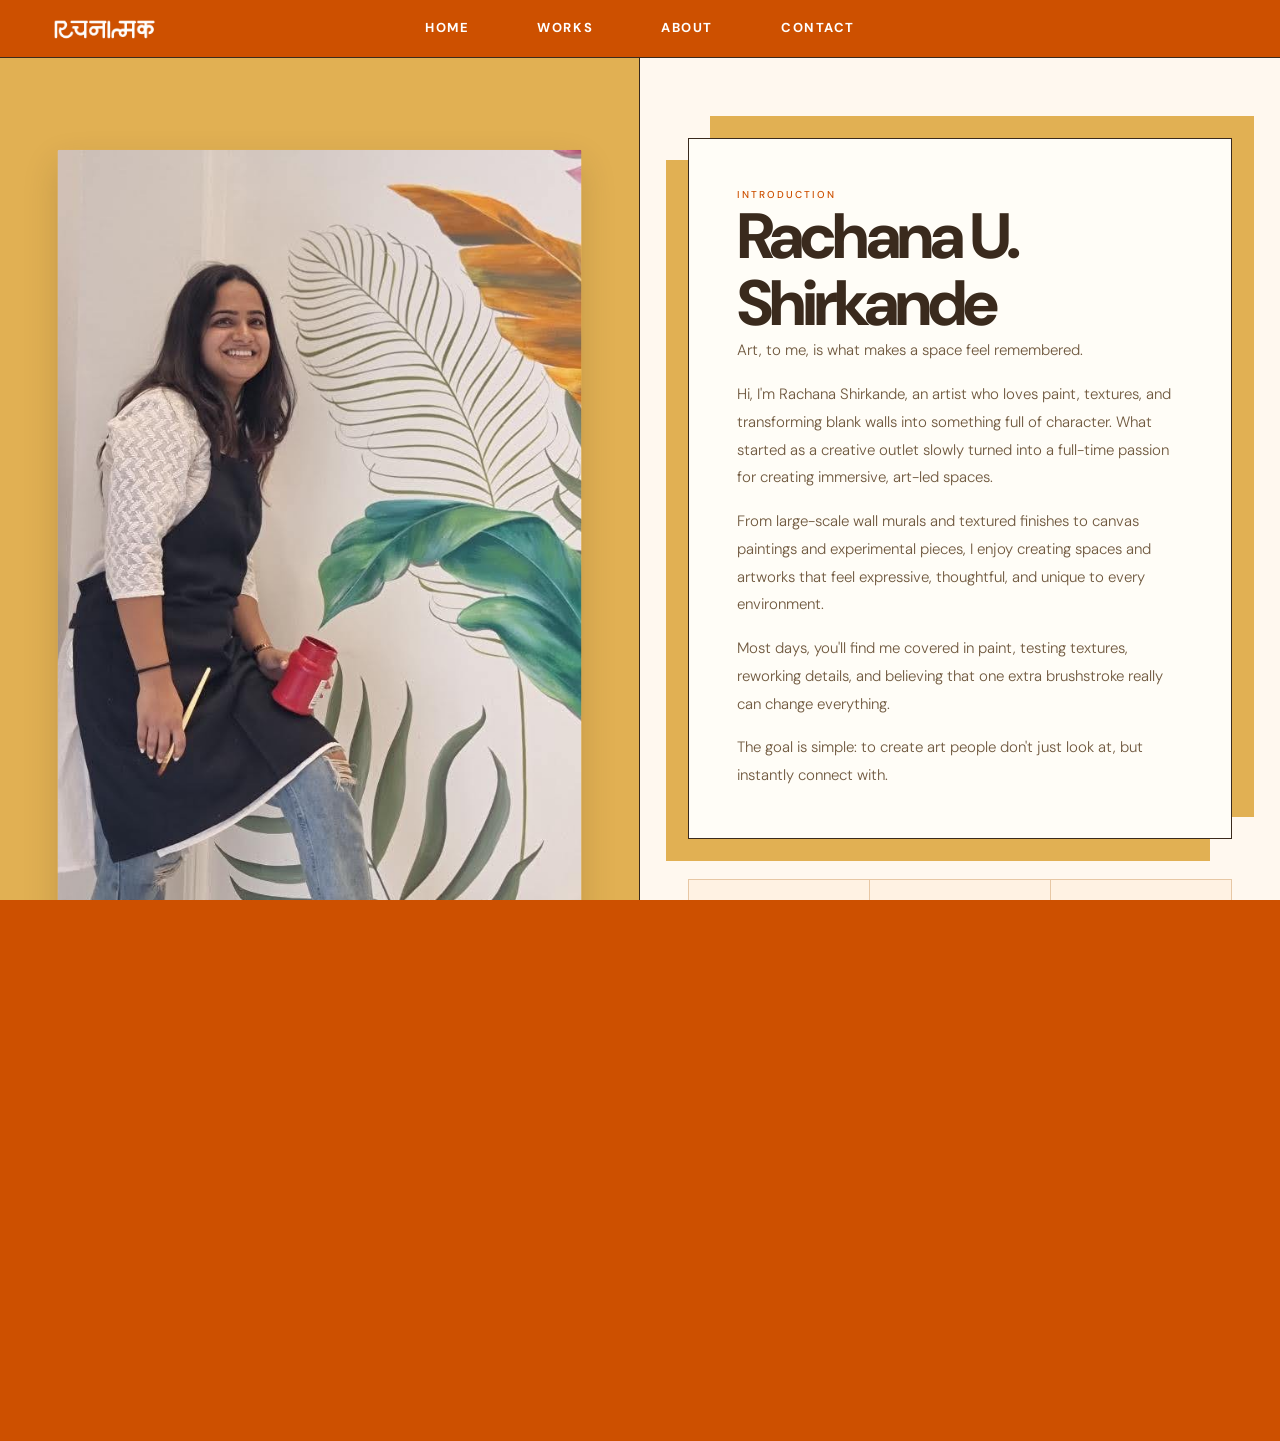
<file: frontend/about.html>
<!DOCTYPE html>
<html lang="en">
<head>
   <link
  rel="stylesheet"
  href="https://cdnjs.cloudflare.com/ajax/libs/font-awesome/6.5.2/css/all.min.css"
/>  
  <meta charset="UTF-8">
  <meta name="viewport" content="width=device-width, initial-scale=1.0">
  <title>About | Rachanatmak</title>
  <link rel="stylesheet" href="./css/styles.css">
</head>
<body>
  <div class="page-transition-overlay"></div>

  <nav class="navbar">
    <div class="navbar-brand">

  <a
    class="navbar-logo"
    href="index.html"
    aria-label="Rachanatmak home"
  >

    <img
      src="./assets/works/logo.png"
      alt="Rachanatmak Logo"
    >

  </a>

  <span class="navbar-right">
    STUDIO · PUNE
  </span>

</div>
    <div class="navbar-links">
      <a href="index.html">Home</a>
      <a href="works.html">Works</a>
      <a href="about.html">About</a>
      <a href="contact.html">Contact</a>
    </div>
    <span class="navbar-right">Studio · Pune</span>
    <button class="navbar-hamburger" type="button" aria-label="Menu" aria-expanded="false">
      <span></span><span></span><span></span>
    </button>
  </nav>

  <div class="navbar-mobile-drawer">
    <a href="index.html">Home</a>
    <a href="works.html">Works</a>
    <a href="about.html">About</a>
    <a href="contact.html">Contact</a>
  </div>

  <main>
    <section class="about-section">
      <div class="about-left reveal">
        <div class="about-artist-image">

  <div class="about-image-container">

    <img
      class="about-image"
      src="./assets/works/artist.JPG"
      alt="Rachana U. Shirkande"
    >

  </div>

</div>
        </div>
      </div>
      <div class="about-right">
        <div class="about-intro-card reveal">
          <p class="about-eyebrow">Introduction</p>
          <h1 class="about-title">Rachana U.<br>Shirkande</h1>
          <div class="about-bio">
            <p>Art, to me, is what makes a space feel remembered.</p>
            <p>Hi, I'm Rachana Shirkande, an artist who loves paint, textures, and transforming blank walls into something full of character. What started as a creative outlet slowly turned into a full-time passion for creating immersive, art-led spaces.</p>
            <p>From large-scale wall murals and textured finishes to canvas paintings and experimental pieces, I enjoy creating spaces and artworks that feel expressive, thoughtful, and unique to every environment.</p>
            <p>Most days, you'll find me covered in paint, testing textures, reworking details, and believing that one extra brushstroke really can change everything.</p>
            <p>The goal is simple: to create art people don't just look at, but instantly connect with.</p>
          </div>
        </div>
        <div class="about-stats reveal">
          <div class="about-stat">
            <span class="about-stat-num">5+</span>
            <span class="about-stat-label">Years</span>
          </div>
          <div class="about-stat">
            <span class="about-stat-num">200+</span>
            <span class="about-stat-label">Projects</span>
          </div>
          <div class="about-stat">
            <span class="about-stat-num">4</span>
            <span class="about-stat-label">Services</span>
          </div>
        </div>
      </div>
    </section>
  </main>

  <footer class="footer">
    <div class="footer-bg"></div>
    <svg class="footer-botanical" viewBox="0 0 200 400" fill="none" xmlns="http://www.w3.org/2000/svg" aria-hidden="true">
      <path d="M100 380 C100 300 60 260 80 180 C100 100 140 80 100 20" stroke="white" stroke-width="1.5"/>
      <path d="M80 180 C60 160 20 155 10 130" stroke="white"/>
      <path d="M80 220 C55 205 15 210 5 185" stroke="white"/>
      <path d="M90 150 C115 130 145 135 155 110" stroke="white"/>
      <path d="M95 260 C120 245 150 250 160 225" stroke="white"/>
      <ellipse cx="10" cy="125" rx="12" ry="8" stroke="white" stroke-width="0.8"/>
      <ellipse cx="5" cy="180" rx="10" ry="7" stroke="white" stroke-width="0.8"/>
      <ellipse cx="155" cy="105" rx="11" ry="7" stroke="white" stroke-width="0.8"/>
      <ellipse cx="160" cy="220" rx="12" ry="8" stroke="white" stroke-width="0.8"/>
    </svg>
    <div class="footer-inner">
      <div class="footer-top">
        <div class="footer-logo-block">
          <div class="footer-logo">

  <img
    src="./assets/works/logo.png"
    alt="Rachanatmak Logo"
  >

</div>
          <p class="footer-tagline">Studio · Pune</p>
          <div class="footer-services-list">
          </div>
        </div>
        <div class="footer-col">
          <h4>Contact</h4>
          <address>
            Rachana U. Shirkande<br>
            <a href="tel:+918275223989">+91 82752 23989</a><br>
            <a href="mailto:rachanashirkande28@gmail.com">rachanashirkande28@gmail.com</a>
          </address>
          <div class="footer-socials">

  <a
    href="https://instagram.com/rachanashirkande?igshid=YmMyMTA2M2Y="
    target="_blank"
    aria-label="Instagram"
  >
    <i class="fab fa-instagram"></i>
  </a>

  <a
    href="https://www.facebook.com/rachna.s.3979?mibextid=LQQJ4d"
    target="_blank"
    aria-label="Facebook"
  >
    <i class="fab fa-facebook-f"></i>
  </a>

</div>
        </div>
        <div class="footer-col">
          <h4>Navigate</h4>
          <nav class="footer-nav-links">
            <a href="index.html">Home</a>
            <a href="works.html">Works</a>
            <a href="about.html">About</a>
          </nav>
        </div>
      </div>
      <div class="footer-bottom">
        <span>© 2026 Rachanatmak. All rights reserved.</span>
        <span>Pune, India</span>
      </div>
    </div>
  </footer>

  <script src="js/main.js"></script>
</body>
</html>
</file>
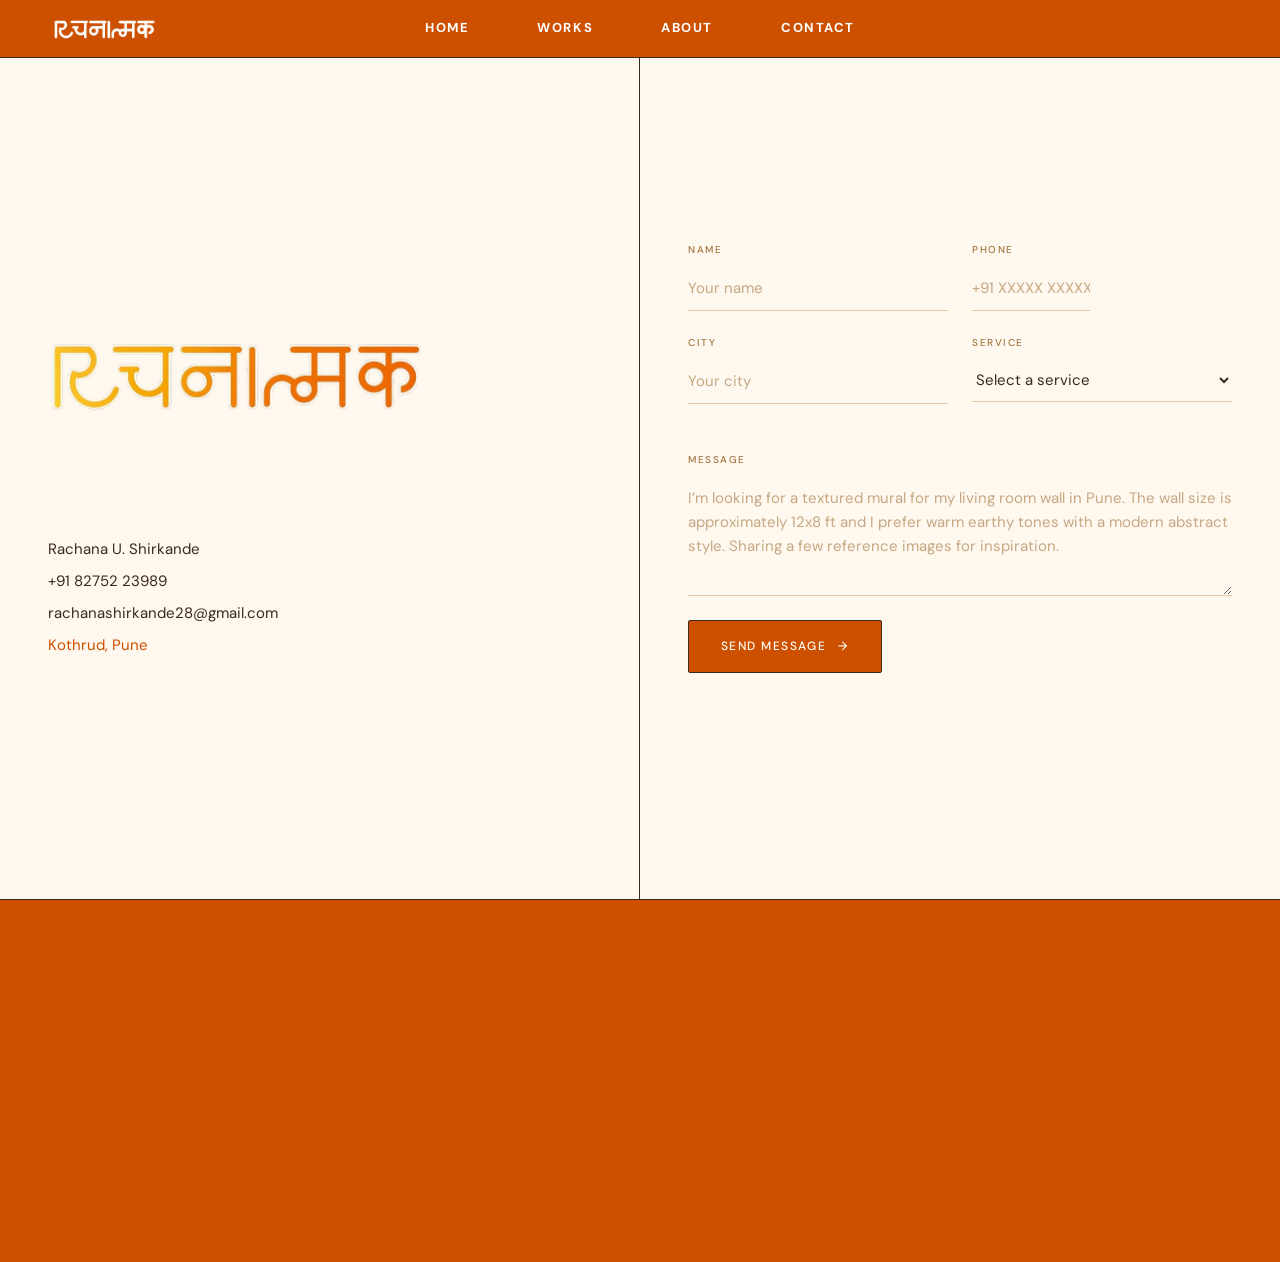
<file: frontend/contact.html>
<!DOCTYPE html>
<html lang="en">
<head>
   <link
  rel="stylesheet"
  href="https://cdnjs.cloudflare.com/ajax/libs/font-awesome/6.5.2/css/all.min.css"
/>
  <meta charset="UTF-8">
  <meta name="viewport" content="width=device-width, initial-scale=1.0">
  <title>Contact | Rachanatmak</title>
  <link rel="stylesheet" href="./css/styles.css">
</head>
<body>
  <div class="page-transition-overlay"></div>

  <nav class="navbar">
    <div class="navbar-brand">

  <a
    class="navbar-logo"
    href="index.html"
    aria-label="Rachanatmak home"
  >

    <img
      src="./assets/works/logo.png"
      alt="Rachanatmak Logo"
    >

  </a>

  <span class="navbar-right">
    STUDIO · PUNE
  </span>

</div>
    <div class="navbar-links">
      <a href="index.html">Home</a>
      <a href="works.html">Works</a>
      <a href="about.html">About</a>
      <a href="contact.html">Contact</a>
    </div>
    <span class="navbar-right">Studio · Pune</span>
    <button class="navbar-hamburger" type="button" aria-label="Menu" aria-expanded="false">
      <span></span><span></span><span></span>
    </button>
  </nav>

  <div class="navbar-mobile-drawer">
    <a href="index.html">Home</a>
    <a href="works.html">Works</a>
    <a href="about.html">About</a>
    <a href="contact.html">Contact</a>
  </div>

  <main>
    <section class="contact-section">
  <div class="contact-left">

  <h1 class="contact-heading reveal"></h1>
  <div class="contact-logo-large reveal">

  <img
    src="./assets/works/orange-logo.png"
    alt="Rachanatmak Logo"
  >

</div>

  <div class="contact-info reveal">

    <div class="contact-info-item">
      <span class="contact-info-value">
        Rachana U. Shirkande
      </span>
    </div>

    <div class="contact-info-item">
      <span class="contact-info-value">
        <a href="tel:+918275223989">
          +91 82752 23989
        </a>
      </span>
    </div>

    <div class="contact-info-item">
      <span class="contact-info-value">
        <a href="mailto:rachanashirkande28@gmail.com">
          rachanashirkande28@gmail.com
        </a>
        
  </div>
  
        <div class="contact-info-value location-text">
  Kothrud, Pune
</div>
      </span>
    </div>

  </div>

  </div>

</div>

      <div class="contact-right">
        <form class="contact-form reveal" data-contact-form>
          <div class="form-row">
            <div class="form-group">
              <label class="form-label" for="name">Name</label>
              <input class="form-input" id="name" name="name" type="text" placeholder="Your name" autocomplete="name" required>
            </div>
          <div class="form-row">
            <div class="form-group">
              <label class="form-label" for="phone">Phone</label>
              <input class="form-input" id="phone" name="phone" type="tel" placeholder="+91 XXXXX XXXXX" autocomplete="tel">
            </div>
          </div>

            <div class="form-group">
  <label class="form-label" for="city">City</label>

  <input
    class="form-input"
    id="city"
    name="city"
    type="text"
    placeholder="Your city"
  >
</div>
            <div class="form-group">
              <label class="form-label" for="service">Service</label>
              <select class="form-select" id="service" name="service" data-service-select>
                <option value="">Select a service</option>
                <option value="wall-murals">Wall Murals</option>
                <option value="wardrobe-art">Wardrobe Art</option>
                <option value="textured-arts">Textured Art</option>
                <option value="canvas-paintings">Canvas Painting</option>
              </select>
            </div>
          </div>
          <div class="form-group" id="canvas-size-group" style="display:none;">
            <label class="form-label" for="canvas-size">Canvas Size</label>
            <select class="form-select" id="canvas-size" name="canvas-size">
              <option value="">Select canvas size</option>
              <option value="small">Small (8x10)</option>
              <option value="medium">Medium (12x16)</option>
              <option value="large">Large (18x24)</option>
              <option value="extra-large">Extra Large (24x36)</option>
              <option value="custom">Custom Size</option>
            </select>
          </div>
          <div class="form-group">
</div>
          <div class="form-group">
            <label class="form-label" for="message">Message</label>
            <textarea class="form-textarea" id="message" name="message" placeholder="I’m looking for a textured mural for my living room wall in Pune. The wall size is approximately 12x8 ft and I prefer warm earthy tones with a modern abstract style. Sharing a few reference images for inspiration." required></textarea>
          </div>
          <button class="form-submit" type="submit">Send Message <span>→</span></button>
          <p class="form-submit-status" data-contact-status></p>
        </form>
      </div>
    </section>
  </main>

  <footer class="footer">
    <div class="footer-bg"></div>
    <svg class="footer-botanical" viewBox="0 0 200 400" fill="none" xmlns="http://www.w3.org/2000/svg" aria-hidden="true">
      <path d="M100 380 C100 300 60 260 80 180 C100 100 140 80 100 20" stroke="white" stroke-width="1.5"/>
      <path d="M80 180 C60 160 20 155 10 130" stroke="white"/>
      <path d="M80 220 C55 205 15 210 5 185" stroke="white"/>
      <path d="M90 150 C115 130 145 135 155 110" stroke="white"/>
      <path d="M95 260 C120 245 150 250 160 225" stroke="white"/>
      <ellipse cx="10" cy="125" rx="12" ry="8" stroke="white" stroke-width="0.8"/>
      <ellipse cx="5" cy="180" rx="10" ry="7" stroke="white" stroke-width="0.8"/>
      <ellipse cx="155" cy="105" rx="11" ry="7" stroke="white" stroke-width="0.8"/>
      <ellipse cx="160" cy="220" rx="12" ry="8" stroke="white" stroke-width="0.8"/>
    </svg>
    <div class="footer-inner">
      <div class="footer-top">
        <div class="footer-logo-block">

  <div class="footer-logo">

    <img
      src="./assets/works/logo.png"
      alt="Rachanatmak Logo"
    >

  </div>

          <p class="footer-tagline">Studio · Pune</p>
          <div class="footer-services-list">
          </div>
        </div>
        <div class="footer-col">
          <h4>Contact</h4>
          <address>
            Rachana U. Shirkande<br>
            <a href="tel:+918275223989">+91 82752 23989</a><br>
            <a href="mailto:rachanashirkande28@gmail.com">rachanashirkande28@gmail.com</a>
          </address>
          <div class="footer-socials">

  <a
    href="https://instagram.com/rachanashirkande?igshid=YmMyMTA2M2Y="
    target="_blank"
    aria-label="Instagram"
  >
    <i class="fab fa-instagram"></i>
  </a>

  <a
    href="https://www.facebook.com/rachna.s.3979?mibextid=LQQJ4d"
    target="_blank"
    aria-label="Facebook"
  >
    <i class="fab fa-facebook-f"></i>
  </a>

</div>
        </div>
        <div class="footer-col">
          <h4>Navigate</h4>
          <nav class="footer-nav-links">
            <a href="index.html">Home</a>
            <a href="works.html">Works</a>
            <a href="about.html">About</a>
          </nav>
        </div>
      </div>
      <div class="footer-bottom">
        <span>© 2026 Rachanatmak. All rights reserved.</span>
        <span>Pune, India</span>
      </div>
    </div>
  </footer>

  <script src="js/main.js"></script>
  <script src="js/contact.js"></script>
</body>
</html>
</file>
<file: frontend/css/styles.css>
/* ============================================================
   RACHANATMAK — Design System v2
   Studio Feixen-inspired: minimal, grid, bold, premium
   ============================================================ */

@import url("https://fonts.googleapis.com/css2?family=Cormorant+Garamond:wght@300;400;600&family=DM+Sans:opsz,wght@9..40,300;9..40,400;9..40,500;9..40,700&family=Noto+Sans+Devanagari:wght@700;800;900&display=swap");

:root {
    --summer-sun: #E1B053;
    --oranges: #CD6200;
    --sand: #E3D6AD;
    --sky-blue: #93C3DB;
    --blood-orange: #CD5000;
  --bg: #fff8ef;
  --bg-alt: #f6d3ad;
  --bg-card: #fff2e3;
  --black: #3a2a1d;
  --gray-dark: #6f583e;
  --gray-mid: #a2763f;
  --gray-light: #e7c7a4;
  --accent: #df8246;
  --accent-warm: #f1aaa2;
  --sky: #aecce7;
  --gold: #a76c09;
  --white: #fffdf7;
  --nav-h: 58px;
  --ease: cubic-bezier(0.25, 0.46, 0.45, 0.94);
  --ease-out: cubic-bezier(0.16, 1, 0.3, 1);
  --font-display: "Cormorant Garamond", "Noto Serif Devanagari", Georgia, serif;
  --font-body: "DM Sans", system-ui, sans-serif;
  --font-devanagari: "Noto Sans Devanagari", "Mangal", sans-serif;
}

*,
*::before,
*::after {
  box-sizing: border-box;
  margin: 0;
  padding: 0;
}

html {
  scroll-behavior: smooth;
}

body {
  background: var(--bg);
  color: var(--black);
  font-family: var(--font-body);
  line-height: 1.6;
  overflow-x: hidden;
  -webkit-font-smoothing: antialiased;
}

img {
  display: block;
  max-width: 100%;
}

a {
  color: inherit;
  text-decoration: none;
}

button,
input,
textarea,
select {
  font: inherit;
}

button {
  background: none;
  border: 0;
  cursor: pointer;
}

main {
  padding-top: var(--nav-h);
}

.page-transition-overlay {
  position: fixed;
  inset: 0;
  z-index: 9999;
  background: var(--blood-orange);
  pointer-events: none;
  transform: translateY(100%);
  will-change: transform;
}

.page-transition-overlay.page-enter {
  animation: pt-enter 0.55s var(--ease-out) forwards;
}

.page-transition-overlay.page-exit {
  animation: pt-exit 0.55s var(--ease-out) forwards;
}

@keyframes pt-enter {
  from { transform: translateY(100%); }
  to { transform: translateY(0); }
}

@keyframes pt-exit {
  from { transform: translateY(0); }
  to { transform: translateY(-100%); }
}

/* ============================================================
   NAVBAR
   ============================================================ */

.navbar,
.site-nav {
  position: fixed;
  top: 0;
  right: 0;
  left: 0;
  z-index: 200;
  height: var(--nav-h);
  display: flex;
  align-items: center;
  justify-content: flex-start;
  padding: 0 36px;
  background: var(--blood-orange);
  border-bottom: 1.5px solid var(--black);
  backdrop-filter: blur(16px);
  transition: box-shadow 0.3s, background 0.3s;
}

.navbar.scrolled,
.site-nav.scrolled,
.site-nav.has-shadow {
  background: var(--blood-orange);
  box-shadow: 0 2px 24px rgba(122, 74, 20, 0.1);
}

/* ============================================================
   CLEAN NAVBAR LOGO
   ============================================================ */

.logo,
.footer-logo,
.hero-title {
  color: var(--bg);
  font-family: var(--font-devanagari);
  font-weight: 900;
  letter-spacing: -0.1em;
  line-height: 1;
}

.navbar-brand {
  display: flex;
  flex-direction: column;
  align-items: flex-start;
  gap: 2px;
}
.navbar-brand {
  flex-shrink: 0;
}

.navbar-logo {
  display: flex;
  align-items: center;
  text-decoration: none;

  transform: none !important;
  animation: none !important;
  transition: none !important;
  filter: none !important;
}

.navbar-logo img {
  width: 130px;
  height: auto;
  display: block;
  object-fit: contain;

  transform: none !important;
  animation: none !important;
  transition: none !important;
  filter: none !important;
  box-shadow: none !important;
}

.navbar-right {
  color: rgba(255,255,255,0.9);
  font-family: var(--font-body);
  font-size: 10px;
  font-weight: 600;
  letter-spacing: 0.14em;
  margin-left: 10px;
  text-transform: uppercase;
}

.navbar-links,
.nav-links {
  position: absolute;
  left: 50%;
  transform: translateX(-50%);

  display: flex;
  align-items: center;
  gap: 20px;
}
/* ============================================================
   CONTACT LARGE LOGO
   ============================================================ */

.contact-logo-large {
  width: 100%;
  display: flex;
  justify-content: flex-start;
  margin-left: -52px;
  margin-bottom: 80px;
}

.contact-logo-large img {
  width: min(520px, 90%);
  height: auto;
  display: block;
  object-fit: contain;
}
/* ============================================================
   PREMIUM OVERLAP NAV HOVER
============================================================ */

.navbar-links a,
.nav-links a {

  position: relative;

  display: inline-flex;

  align-items: center;

  justify-content: center;

  padding: 14px 24px;

  color: #ffffff;

  font-size: 13px;

  font-weight: 700;

  letter-spacing: 0.12em;

  text-transform: uppercase;

  overflow: hidden;

  transition:
    color 0.35s ease,
    transform 0.35s ease;

  z-index: 1;
}

/* OVERLAP BLOCK */

.navbar-links a::before,
.nav-links a::before {

  content: "";

  position: absolute;

  inset: 0;

  background: #E1B053;

  transform: scaleY(0);

  transform-origin: bottom;

  transition:
    transform 0.35s cubic-bezier(.4,2,.6,1);

  z-index: -1;
}

/* HOVER EFFECT */

.navbar-links a:hover,
.nav-links a:hover {

  color: var(--blood-orange);

  transform: translateY(-2px);
}

/* SHOW BLOCK */

.navbar-links a:hover::before,
.nav-links a:hover::before {

  transform: scaleY(1);
}

@keyframes nav-link-pop {
  0%   { transform: scale(1) rotate(0); }
  60%  { transform: scale(1.18) rotate(-3deg); }
  100% { transform: scale(1.12) rotate(-2deg); }
}

.navbar-right {
  margin-left: auto;
  color: rgba(255,255,255,0.5);
  font-size: 11px;
  font-weight: 500;
  letter-spacing: 0.1em;
  text-transform: uppercase;
  display: none;
}

.navbar-hamburger {
  display: none;
  flex-direction: column;
  gap: 5px;
  margin-left: auto;
  padding: 4px;
}

.navbar-hamburger span {
  display: block;
  width: 24px;
  height: 1.5px;
  background: #fff;
  transition: transform 0.3s, opacity 0.3s;
}

.navbar-hamburger.open span:nth-child(1) {
  transform: translateY(6.5px) rotate(45deg);
}

.navbar-hamburger.open span:nth-child(2) {
  opacity: 0;
}

.navbar-hamburger.open span:nth-child(3) {
  transform: translateY(-6.5px) rotate(-45deg);
}

.navbar-mobile-drawer {
  position: fixed;
  top: var(--nav-h);
  right: 0;
  left: 0;
  z-index: 190;
  display: flex;
  flex-direction: column;
  gap: 24px;
  padding: 32px 36px;
  background: var(--blood-orange);
  border-bottom: 1.5px solid var(--black);
  opacity: 0;
  pointer-events: none;
  transform: translateY(-10px);
  transition: transform 0.3s var(--ease), opacity 0.3s;
}

.navbar-mobile-drawer.open {
  opacity: 1;
  pointer-events: auto;
  transform: translateY(0);
}


@media (max-width: 768px) {

  .work-section-top {
    display: flex;
    flex-direction: column;
    min-height: auto;
    padding: 20px;
    gap: 16px;
  }

  .section-bg-video {
    position: relative !important;
    inset: auto !important;

    width: 100%;
    height: 250px;

    object-fit: cover;
    transform: none;
  }

  .insight-card {
    position: relative;
    z-index: 2;

    width: 100%;
    max-width: none;

    background: #fff;
    color: #111;

    backdrop-filter: none;
    -webkit-backdrop-filter: none;
  }

  .insight-card,
  .insight-card *,
  .insight-card li,
  .insight-card li strong {
    color: #111 !important;}
  }
  .navbar-mobile-drawer a {
  color: #fff !important;
  font-size: 15px;
  font-weight: 600;
  letter-spacing: 0.1em;
  text-transform: uppercase;
  transition: color 0.2s, text-shadow 0.3s;
}
 

.navbar-mobile-drawer a:hover {
  color: var(--sky-blue) !important;
  text-shadow: 0 2px 16px var(--sky-blue), 0 0 2px #fff;
}

/* ============================================================
   HERO — left panel SAND, right panel warm illustrated canvas
   ============================================================ */

.hero {
  min-height: calc(100vh - var(--nav-h));
  display: grid;
  grid-template-columns: 0.85fr 1.5fr;
  overflow: hidden;
  border-bottom: 1.5px solid var(--black);
}

/* ── UPDATED: soft gradient left panel ── */
.hero-left,
.hero-copy {

  position: relative;

  overflow: hidden;

  background: var(--bg);
  flex-direction: column;
  justify-content: center;
  gap: 28px;
  padding: 80px 48px 80px 36px;
  border-right: 1.5px solid var(--black);
}
.hero-logo img{
  width: 700px;
  max-width: 100%;
  display: block;
  transform: translate(-55px, -90px);
}
.hero-bg-video {

    position: absolute;

    inset: 0;

    width: 100%;
    height: 100%;

    object-fit: cover;

    opacity: 0.45;

    z-index: 0;

    pointer-events: none;
}

.hero-eyebrow,
.hero-title,
.hero-desc,
.hero-services,
.hero-cta {

    position: relative;
      position: relative;

  top: -90px;

    z-index: 2;
}
.hero-eyebrow,
.eyebrow {
  color: var(--gray-dark);
  font-size: 10px;
  font-weight: 500;
  letter-spacing: 0.22em;
  text-transform: uppercase;
}

.hero-title,
.brand-mark {
  display: block;
  color: var(--blood-orange);
  font-family: var(--font-devanagari);
  font-size: clamp(62px, 8vw, 116px);
  font-weight: 900;
  letter-spacing: -0.12em;
  line-height: 0.95;
  -webkit-text-stroke: 1.8px var(--black);
  text-shadow: 3px 3px 0 var(--accent), 6px 6px 0 var(--sky);
}

.hero-desc,
.hero-text {
  max-width: 420px;
  color: var(--gray-dark);
  font-size: 15px;
  font-weight: 300;
  line-height: 1.7;
}

/* Service tags — dark outlined on sand */
.hero-services {
  display: flex;
  flex-wrap: wrap;
  gap: 8px;
}

.hero-services span {
  border: 1px solid rgba(58, 42, 29, 0.3);
  border-radius: 2px;
  color: var(--gray-dark);
  font-size: 10px;
  letter-spacing: 0.12em;
  padding: 7px 16px;
  text-transform: uppercase;
  transition: border-color 0.25s, color 0.25s, background 0.25s, text-shadow 0.25s;
}

.hero-services span:hover {
  background: rgba(147, 195, 219, 0.18);
  border-color: var(--sky-blue);
  color: var(--sky-blue);
  text-shadow: 0 2px 12px var(--sky-blue);
}

/* CTA link — dark on sand, sky-blue hover */
.hero-cta a {
  display: inline-flex;
  align-items: center;
  gap: 10px;
  width: fit-content;
  border-bottom: 1px solid rgba(58, 42, 29, 0.4);
  color: var(--black);
  font-size: 12px;
  font-weight: 500;
  letter-spacing: 0.1em;
  padding-bottom: 4px;
  text-transform: uppercase;
  transition: gap 0.3s var(--ease), border-color 0.25s, color 0.25s, text-shadow 0.25s;
}

.hero-cta a:hover {
  gap: 18px;
  border-color: var(--sky-blue);
  color: var(--sky-blue);
  text-shadow: 0 2px 16px var(--sky-blue), 0 0 2px #fff;
}

.hero-right,
.hero-panel {
  min-height: 60vh;
  position: relative;
  display: flex;
  align-items: center;
  justify-content: center;
  overflow: hidden;
  background:
    radial-gradient(circle at 18% 18%, rgba(241, 170, 162, 0.32), transparent 24%),
    radial-gradient(circle at 84% 76%, rgba(174, 204, 231, 0.36), transparent 28%),
    linear-gradient(135deg, #fffaf2 0%, #f8d9bb 100%);
}
.hero {
  min-height: calc(100vh - var(--nav-h));
  display: grid;
  grid-template-columns: 42% 58%;
  border-bottom: 1.5px solid var(--black);
}

.hero-left {
  border-right: 1.5px solid var(--black);
  position: relative;
  z-index: 2;
}

.hero-right {
  padding: 0px;
  display: flex;
  align-items: center;
  justify-content: center;
  overflow: hidden;
}

.hero-video-wall {
  width: 100%;
  max-width: 1100px;

  height: 100%;
  display: grid;

  grid-template-columns: repeat(4, 1fr);

  gap: 6px;

  margin: 0;
}

.hero-video-wall video {
  width: 100%;
  height: 100%;

  object-fit: cover;

  display: block;

  border-radius: 3px;
}
.hero-video-wall video {
  filter:
    sepia(0.15)
    saturate(0.9)
    brightness(1.02)
    contrast(0.95);
}


/* ============================================================
   SECTION HEADINGS & PAGE HEADS
   ============================================================ */

.section-heading,
.section-title,
.page-title {
  color: var(--black);
  font-family: var(--font-body);
  font-size: clamp(48px, 7vw, 88px);
  font-weight: 800;
  letter-spacing: -0.07em;
  line-height: 1;
}

.section-heading {
  padding: 0;
  text-align: left;
}

main > .section-heading {
  padding: 72px 36px 22px;
}

.works-page-intro {
  max-width: 560px;
  padding: 0 36px 42px;
  color: var(--gray-dark);
  font-size: 15px;
  font-weight: 300;
  line-height: 1.75;
}

.section-head,
.page-head {
  display: flex;
  align-items: end;
  justify-content: space-between;
  gap: 24px;
  padding: 64px 36px 52px;
  background: var(--bg);
}

.featured-head {
  padding-top: 54px;
  padding-bottom: 38px;
}

.text-link {
  color: var(--gray-dark);
  font-size: 12px;
  font-weight: 500;
  letter-spacing: 0.1em;
  text-transform: uppercase;
  transition: color 0.2s, text-shadow 0.2s;
}

.text-link:hover {
  color: var(--sky-blue);
  text-shadow: 0 2px 12px var(--sky-blue);
}

/* ============================================================
   WORKS / FILTER BAR
   ============================================================ */

.works-filter-bar,
.filter-bar {
  display: flex;
  align-items: center;
  gap: 6px;
  overflow-x: auto;
  padding: 14px 36px;
  background: var(--bg);
  border-top: 1px solid var(--gray-light);
  border-bottom: 1px solid var(--gray-light);
  scrollbar-width: none;
}

.filter-bar::-webkit-scrollbar,
.works-filter-bar::-webkit-scrollbar {
  display: none;
}

.filter-btn {
  border: 1px solid transparent;
  border-radius: 2px;
  color: #2B2118;
  font-size: 11px;
  font-weight: 500;
  letter-spacing: 0.1em;
  padding: 7px 18px;
  text-transform: uppercase;
  transition: color 0.2s, border-color 0.2s, background 0.2s, text-shadow 0.2s;
  white-space: nowrap;
}

.filter-btn:hover {
  border-color: #2B2118;
  background: #fbd569;
  color: #2B2118;
  text-shadow: none;
}

.filter-btn.active,
.filter-btn.is-active {
  background: #fbd569;
  border-color: #2B2118;
  color: #2B2118;
  text-shadow: none;
  box-shadow: none;
}

/* ============================================================
   WORKS GRID
   ============================================================ */

.works-grid {
  display: grid;
  grid-template-columns: repeat(4, 1fr);
  border-top: 1px solid var(--gray-light);
  background: var(--bg);
}

body[data-page="works"] .works-grid {
  display: block;
  border-top: 1px solid var(--gray-light);
  background: var(--bg);
}

.work-category-section {
  border-bottom: 1.5px solid var(--black);
  background: var(--bg);
}

.work-category-section.is-hidden {
  display: none;
}

.work-section-top {

  display: flex;

  flex-direction: column;

  align-items: flex-start;

  gap: 40px;

  padding: 40px 36px;
}
.work-section-top {
  position: relative;
  min-height: 420px;
  overflow: hidden;

  display: flex;
  align-items: center;
  justify-content: center;
}

.section-bg-video {
  position: absolute;

  inset: 0;

  width: 100%;
  height: 100%;


  object-fit: cover;

  z-index: 0;
}
 .canvas-paintings .section-bg-video {
    object-position: center 40%;
}
.wardrobes .section-bg-video {
    object-position: center 40%;
}
   
.work-section-top {
  display: grid;
  grid-template-columns: 420px 1fr;
  gap: 32px;
  align-items: start;
}

.category-video-wrap {
  width: 100%;
  min-height: 380px;
  overflow: hidden;
  border: 1.5px solid var(--black);
}

.category-video-wrap video {
  width: 100%;
  height: 100%;
  object-fit: cover;
  display: block;
}
@media (max-width: 768px) {
  .work-section-top {
    grid-template-columns: 1fr;
  }

  .category-video-wrap {
    min-height: 260px;
  }
}

.work-section-title-block {

  position: relative;

  display: flex;

  flex-direction: column;

  gap: 24px;

  align-self: start;

  min-height: auto;

  overflow: visible;
}
/* =========================================================
   WORK SECTION ABSTRACT DOODLES
   ========================================================= */

.work-section-title-block::before {

  content: "";

  position: absolute;

  width: 220px;

  height: 220px;

  left: -40px;

  top: 120px;

  opacity: 0.16;

  background:
    radial-gradient(circle at center,
      rgba(205,98,0,0.28) 0%,
      rgba(205,98,0,0.28) 60%,
      transparent 62%);

  border-radius: 44% 56% 60% 40% / 50% 42% 58% 50%;

  filter: blur(2px);

  z-index: 0;
}

.work-section-title-block::after {

  content: "";

  position: absolute;

  width: 180px;

  height: 180px;

  left: 180px;

  bottom: 20px;

  opacity: 0.18;

  background:
    linear-gradient(
      180deg,
      transparent 0%,
      transparent 25%,
      rgba(147,195,219,0.8) 25%,
      rgba(147,195,219,0.8) 38%,
      transparent 38%,
      transparent 55%,
      rgba(147,195,219,0.8) 55%,
      rgba(147,195,219,0.8) 68%,
      transparent 68%
    );

  border-radius: 28px;

  transform: rotate(-12deg);

  z-index: 0;
}

/* KEEP TEXT ABOVE DOODLES */

.work-section-title-block > * {

  position: relative;

  z-index: 2;
}

.work-section-title {
  position: relative;
  z-index: 2;
  max-width: 680px;
  color: var(--black);
  font-family: var(--font-body);
  font-size: clamp(42px, 6vw, 84px);
  font-weight: 800;
  letter-spacing: -0.06em;
  line-height: 0.95;
}

.work-section-grid {
  display: grid;
  grid-template-columns: repeat(4, 1fr);
  border-top: 1px solid var(--gray-light);
}

.work-card,
.work-item {
  position: relative;
  aspect-ratio: 3 / 4;
  overflow: hidden;
  background: var(--bg-card);
  border-right: 1px solid var(--gray-light);
  border-bottom: 1px solid var(--gray-light);
  cursor: pointer;
  transition: opacity 0.35s, transform 0.35s;
}

.work-card:focus-visible,
.work-item:focus-visible {
  outline: 3px solid var(--sky-blue);
  outline-offset: -8px;
}

.work-card:nth-child(4n),
.work-item:nth-child(4n) {
  border-right: none;
}

.work-card img,
.work-media,
.work-media img {
  width: 100%;
  height: 100%;
}

.work-media {
  overflow: hidden;
}

.work-card img,
.work-media img {
  object-fit: cover;
  transition: transform 0.75s var(--ease);
  will-change: transform;
}

.work-card:hover img,
.work-item:hover .work-media img {
  transform: scale(1.07);
}

.work-card-overlay,
.work-info {
  position: absolute;
  inset: 0;
  display: flex;
  flex-direction: column;
  justify-content: flex-end;
  padding: 22px;
  background: linear-gradient(to top, rgba(58, 42, 29, 0.86), rgba(122, 74, 20, 0.36) 40%, transparent 70%);
  opacity: 0;
  transition: opacity 0.4s var(--ease);
}

.work-card:hover .work-card-overlay,
.work-item:hover .work-info {
  opacity: 1;
}

.work-card-title,
.work-title {
  color: var(--white);
  font-family: var(--font-display);
  font-size: 22px;
  font-weight: 300;
  line-height: 1.15;
  transform: translateY(10px);
  transition: transform 0.45s var(--ease-out);
}

.work-card:hover .work-card-title,
.work-item:hover .work-title {
  transform: translateY(0);
}

.work-card-cat,
.work-meta {
  color: var(--sky-blue);
  font-size: 10px;
  font-weight: 500;
  letter-spacing: 0.14em;
  margin-top: 6px;
  text-transform: uppercase;
  transform: translateY(10px);
  transition: transform 0.45s 0.06s var(--ease-out);
}

.work-card:hover .work-card-cat,
.work-item:hover .work-meta {
  transform: translateY(0);
}

.work-card-arrow {
  position: absolute;
  top: 18px;
  right: 18px;
  width: 36px;
  height: 36px;
  display: flex;
  align-items: center;
  justify-content: center;
  border-radius: 50%;
  background: rgba(147, 195, 219, 0.25);
  color: white;
  opacity: 0;
  transform: scale(0.7);
  transition: opacity 0.35s, transform 0.35s var(--ease-out);
  backdrop-filter: blur(4px);
}

.work-card-arrow:focus-visible {
  outline: 2px solid var(--sky-blue);
  outline-offset: 3px;
}

.work-card:hover .work-card-arrow,
.work-item:hover .work-card-arrow {
  opacity: 1;
  transform: scale(1);
}

.filtered-out {
  opacity: 0.18;
  pointer-events: none;
  transform: scale(0.97);
}

.empty-state {
  grid-column: 1 / -1;
  padding: 58px 36px;
  color: var(--gray-mid);
  background: var(--bg);
}

/* ============================================================
   LIGHTBOX
   ============================================================ */

.lightbox-open {
  overflow: hidden;
}

.work-lightbox {
  position: fixed;
  inset: 0;
  z-index: 10000;
  display: grid;
  place-items: center;
  padding: 28px;
  opacity: 0;
  pointer-events: none;
  transition: opacity 0.22s var(--ease);
}

.work-lightbox.open {
  opacity: 1;
  pointer-events: auto;
}

.work-lightbox-backdrop {
  position: absolute;
  inset: 0;
  background: rgba(58, 42, 29, 0.78);
  backdrop-filter: blur(12px);
}

.work-lightbox-panel {
  position: relative;
  z-index: 1;
  display: grid;
  gap: 14px;
  width: min(96vw, 1180px);
  max-height: 92vh;
  margin: 0;
  padding: 16px;
  background: var(--bg);
  border: 1.5px solid var(--black);
  box-shadow:
    -14px 14px 0 var(--sky),
    0 28px 80px rgba(58, 42, 29, 0.34);
  transform: translateY(12px) scale(0.98);
  transition: transform 0.22s var(--ease-out);
}

.work-lightbox.open .work-lightbox-panel {
  transform: translateY(0) scale(1);
}

.work-lightbox-image {
  width: 100%;
  max-height: calc(92vh - 104px);
  object-fit: contain;
  background:
    linear-gradient(135deg, rgba(246, 211, 173, 0.5), rgba(174, 204, 231, 0.38)),
    var(--white);
}

.work-lightbox-close {
  position: absolute;
  top: -18px;
  right: -18px;
  z-index: 2;
  width: 44px;
  height: 44px;
  display: grid;
  place-items: center;
  border: 1.5px solid var(--black);
  border-radius: 50%;
  background: var(--accent-warm);
  color: var(--black);
  font-size: 28px;
  line-height: 1;
  box-shadow: 0 10px 24px rgba(58, 42, 29, 0.24);
}

.work-lightbox-close:focus-visible {
  outline: 3px solid var(--sky-blue);
  outline-offset: 3px;
}

.work-lightbox-caption {
  display: flex;
  align-items: center;
  justify-content: space-between;
  gap: 14px;
  color: var(--black);
  font-size: 14px;
}

.work-lightbox-caption span {
  font-family: var(--font-display);
  font-size: clamp(24px, 3vw, 38px);
  line-height: 1;
}

.work-lightbox-caption small {
  color: var(--sky-blue);
  font-size: 10px;
  font-weight: 500;
  letter-spacing: 0.16em;
  text-transform: uppercase;
}

/* ============================================================
   REVEAL
   ============================================================ */

.reveal,
[data-reveal] {
  opacity: 0;
  transform: translateY(28px);
  transition: opacity 0.75s var(--ease-out), transform 0.75s var(--ease-out);
}

.reveal.visible,
[data-reveal].is-visible {
  opacity: 1;
  transform: translateY(0);
}

/* ============================================================
   ABOUT & CONTACT SECTIONS
   ============================================================ */

.about-section,
.about-grid,
.contact-section,
.contact-grid {
  display: grid;
  grid-template-columns: 1fr 1fr;
  min-height: calc(100vh - var(--nav-h));
  border-bottom: 1.5px solid var(--black);
}

.about-left,
.about-portrait {
  min-height: 60vh;
  position: relative;
  display: grid;
  place-items: end start;
  overflow: hidden;
  padding: 36px;
  background: var(--bg-alt);
  border-right: 1.5px solid var(--black);
}

.about-left {
  padding: 54px 36px 76px;
  place-items: center;
  background: #e1b053;
}

.about-portrait {
  width: min(100%, 560px);
  min-height: 620px;
  isolation: isolate;
  padding: 42px;
  background: var(--blood-orange);
  border: 1.5px solid var(--black);
  overflow: visible;
}

.about-portrait::before,
.about-portrait::after {
  content: "";
  position: absolute;
  z-index: -1;
  border: 1.5px solid var(--black);
}

.about-portrait::before {
  top: 34px;
  right: -26px;
  width: 72%;
  height: 54%;
  background:
    repeating-linear-gradient(135deg, rgba(255, 255, 255, 0.24) 0 2px, transparent 2px 14px),
    var(--sky);
}

.about-portrait::after {
  right: 24px;
  bottom: -28px;
  width: 64%;
  height: 36%;
  background:
    radial-gradient(circle at 82% 20%, rgba(255, 255, 255, 0.36), transparent 22%),
    var(--sky-blue);
}

.about-left img {
  width: 100%;
  height: 100%;
  object-fit: cover;
}

.about-portrait span {
  position: relative;
  z-index: 4;
  max-width: 360px;
  color: var(--white);
  font-family: var(--font-display);
  font-size: clamp(42px, 6vw, 84px);
  font-weight: 300;
  line-height: 0.9;
  text-shadow: 0 2px 18px rgba(58, 42, 29, 0.26);
}

.about-picture-stack {
  position: absolute;
  inset: 0;
  pointer-events: none;
  display: none;
}

.about-artist-image {
  position: absolute;
  inset: 0;
  width: 100%;
  height: 100%;
  pointer-events: none;
  overflow: hidden;
}

.about-image-container {
  position: relative;
  width: 100%;
  height: 100%;
  display: flex;
  align-items: center;
  justify-content: center;
}

.about-image-bg {
  position: absolute;
  inset: 0;

  background-image:
    url("../assets/works/abstract-bg.jpg");

  background-size: cover;
  background-position: center;
  background-repeat: no-repeat;

  opacity: 0;
  filter: none;

  z-index: 0;
}

.about-image {

  width: 100%;

  height: 100%;

  object-fit: cover;

  display: block;

  position: relative;

  z-index: 2;

  transform: scale(0.82);

  border-radius: 2px;

  box-shadow: 0 18px 42px rgba(58, 42, 29, 0.18);
}

.about-picture-card {
  position: absolute;
  border: 12px solid var(--white);
  box-shadow: 0 22px 44px rgba(58, 42, 29, 0.22);
}

.picture-card-one {
  top: 88px;
  right: -42px;
  width: 46%;
  aspect-ratio: 0.82;
  background:
    radial-gradient(circle at 50% 28%, #fffdf7 0 9%, transparent 10%),
    linear-gradient(180deg, #f8dfcd 0 34%, #f1aaa2 34% 64%, #aecce7 64%);
  transform: rotate(4deg);
}

.picture-card-two {
  right: 34px;
  bottom: 62px;
  width: 52%;
  aspect-ratio: 1.1;
  background:
    linear-gradient(135deg, rgba(58, 42, 29, 0.08) 25%, transparent 25% 50%, rgba(58, 42, 29, 0.08) 50% 75%, transparent 75%),
    var(--bg);
  background-size: 28px 28px;
  transform: rotate(-3deg);
}

.picture-card-three {
  bottom: 140px;
  left: -24px;
  width: 42%;
  aspect-ratio: 1;
  background:
    radial-gradient(circle at 28% 36%, #df8246 0 13%, transparent 14%),
    radial-gradient(circle at 68% 64%, #aecce7 0 16%, transparent 17%),
    var(--bg-alt);
  transform: rotate(-7deg);
}

.about-right,
.about-copy,
.contact-left,
.contact-copy,
.contact-right {
  display: flex;
  flex-direction: column;
  justify-content: center;
  gap: 32px;
  padding: 80px 48px;
  background: var(--bg);
}

.about-intro-card {
  position: relative;
  width: min(100%, 650px);
  padding: clamp(28px, 4vw, 48px);
  background: var(--white);
  border: 1.5px solid var(--black);
 box-shadow:
  -22px 22px 0 #e1b053,
  22px -22px 0 #e1b053;
}

.about-intro-card::before {
  display: none;
}

.about-eyebrow,
.contact-info-label {
  color: var(--blood-orange);
  font-size: 10px;
  font-weight: 500;
  letter-spacing: 0.2em;
  text-transform: uppercase;
}

.about-title,
.contact-heading,
.large-copy {
  color: var(--black);
  font-family: var(--font-body);
  font-size: clamp(40px, 5vw, 70px);
  font-weight: 800;
  letter-spacing: -0.06em;
  line-height: 1.05;
}

.about-bio,
.body-copy {
  max-width: 520px;
  color: var(--gray-dark);
  font-size: 15px;
  font-weight: 300;
  line-height: 1.85;
}

.about-bio {
  display: grid;
  gap: 16px;
  max-width: 100%;
}

.about-stats {
  display: grid;
  grid-template-columns: repeat(3, 1fr);
  gap: 1px;
  margin-top: 8px;
  background: var(--gray-light);
  border: 1px solid var(--gray-light);
  max-width: 650px;
  transform: translateX(24px);
}

.about-stat {
  display: flex;
  flex-direction: column;
  gap: 4px;
  padding: 20px 16px;
  background: var(--bg-card);
}

.about-stat-num {
  color: var(--gold);
  font-family: var(--font-display);
  font-size: 36px;
  font-weight: 300;
}

.about-stat-label {
  color: var(--gray-mid);
  font-size: 10px;
  letter-spacing: 0.12em;
  text-transform: uppercase;
}

/* ============================================================
   WORK INSIGHTS SECTION
   ============================================================ */

.work-insights-section {
  position: relative;
  overflow: hidden;
  padding-bottom: 88px;
  border-bottom: 1.5px solid var(--black);
  background: var(--bg);
}

.work-insights-section::before {
  display: none;
}

.work-insights-grid {
  position: relative;
  z-index: 1;
  display: grid;
  grid-template-columns: repeat(3, minmax(0, 1fr));
  gap: 0;
  padding: 22px 36px 0;
}

.insight-card {
  position: relative;
  min-height: 0;
  padding: clamp(30px, 3vw, 48px);

  background: rgba(20,20,20,0.25);

  backdrop-filter: blur(20px);
  -webkit-backdrop-filter: blur(20px);

  border: 1px solid rgba(255,255,255,0.15);

  color: #fff;

  box-shadow:
    0 8px 32px rgba(0,0,0,0.25);
}

/* REMOVE STICKY NOTE WHITE BOX */

.insight-card::before {
  display: none;
}

/* CLEAN STRAIGHT CARDS */

.insight-card-murals {
  position: relative;
  z-index: 3;
  max-width: 700px;
  min-height: 50px;
  background: rgba(255, 255, 255, 0.08);

  backdrop-filter: blur(20px);
  -webkit-backdrop-filter: blur(20px);

  border: 1px solid rgba(255,255,255,0.18);

  box-shadow:
    0 8px 32px rgba(0,0,0,0.25);

  color: #fff;

  transform: none;
}

.insight-card-murals .insight-kicker {
  color: #fff;
}

.insight-card-murals li {
  color: rgba(255,255,255,0.88);
}

.insight-Canvas-Paintings {
  position: relative;
  z-index: 3;
  min-height: 100px;

  background: rgba(255, 255, 255, 0.08);

  backdrop-filter: blur(20px);
  -webkit-backdrop-filter: blur(20px);

  border: 1px solid rgba(255,255,255,0.18);

  box-shadow:
    0 8px 32px rgba(0,0,0,0.25);

  color: #fff;

  transform: none;
}

.insight-card-texture {
  position: relative;
  z-index: 3;

  background: rgba(255, 255, 255, 0.08);

  backdrop-filter: blur(20px);
  -webkit-backdrop-filter: blur(20px);

  border: 1px solid rgba(255,255,255,0.18);

  box-shadow:
    0 8px 32px rgba(0,0,0,0.25);

  color: #fff;

  transform: none;
}

.insight-card-wardrobes {
  position: relative;
  z-index: 3;

  background: rgba(255, 255, 255, 0.08);

  backdrop-filter: blur(20px);
  -webkit-backdrop-filter: blur(20px);

  border: 1px solid rgba(255,255,255,0.18);

  box-shadow:
    0 8px 32px rgba(0,0,0,0.25);

  color: #fff;

  transform: none;
}

.insight-kicker {
  display: block;
  max-width: 240px;
  margin-bottom: 24px;
  font-family: var(--font-display);
  font-size: clamp(32px, 4vw, 52px);
  line-height: 0.95;
}

.insight-card ul {
  display: grid;
  gap: 16px;
  padding-left: 0;
  list-style: none;
}

.insight-card li {
  display: grid;
  gap: 4px;
  color: rgba(255,255,255,0.9);
  font-size: 14px;
  line-height: 1.55;
}

.insight-card li strong {
  color: #fff;
  font-size: 12px;
  letter-spacing: 0.12em;
  text-transform: uppercase;
}

.insight-card li span {
  display: block;
}

.insight-card-murals li strong,
.insight-card-murals li {
  color: rgba(255,255,255,0.9);
}
/* REMOVE TITLE STROKE ANIMATIONS */

.work-section-title-block::before,
.work-section-title-block::after {
  display: none !important;
}
/* ============================================================
   CONTACT PAGE
   ============================================================ */

.contact-left {
  border-right: 1.5px solid var(--black);
  position: relative;
}

.contact-info,
.contact-services-list {
  display: flex;
  flex-direction: column;
  gap: -8px;
}
.contact-left {
  position: relative;
}


.contact-info-item {
  display: flex;
  flex-direction: column;
  gap: 4px;
  padding-bottom: 8px;
  border-bottom: none;
}

.contact-info-value {
  color: var(--black);
  font-size: 15px;
}
.location-text {
  color: #CD5000;
}

.contact-info-value a {
  transition: color 0.2s, text-shadow 0.2s;
}

.contact-info-value a:hover {
  color: var(--sky-blue);
  text-shadow: 0 2px 12px var(--sky-blue);
}

.contact-service-item {
  display: flex;
  align-items: center;
  gap: 14px;
  color: var(--gray-dark);
  font-size: 14px;
  transition: color 0.2s, transform 0.2s;
}

.contact-service-item:hover {
  color: var(--sky-blue);
  transform: translateX(4px);
}

.contact-service-item::before {
  content: "";
  width: 24px;
  height: 1px;
  flex-shrink: 0;
  background: var(--sky-blue);
}

/* ============================================================
   FORMS
   ============================================================ */

.contact-form,
.admin-card {
  display: flex;
  flex-direction: column;
  gap: 24px;
}

.form-row {
  display: grid;
  grid-template-columns: 1fr 1fr;
  gap: 24px;
}

.form-group,
.field {
  display: flex;
  flex-direction: column;
  gap: 8px;
}

.form-label,
.field span {
  color: var(--gray-mid);
  font-size: 10px;
  font-weight: 500;
  letter-spacing: 0.15em;
  text-transform: uppercase;
}

.form-input,
.form-textarea,
.form-select,
input,
textarea,
select {
  width: 100%;
  padding: 10px 0;
  background: transparent;
  border: 0;
  border-bottom: 1px solid var(--gray-light);
  border-radius: 0;
  color: var(--black);
  font-size: 15px;
  outline: none;
  transition: border-color 0.3s;
}

.form-input::placeholder,
.form-textarea::placeholder,
input::placeholder,
textarea::placeholder {
  color: rgba(162, 118, 63, 0.62);
}

.form-input:focus,
.form-textarea:focus,
.form-select:focus,
input:focus,
textarea:focus,
select:focus {
  border-color: var(--sky-blue);
}

.form-textarea,
textarea {
  min-height: 120px;
  resize: vertical;
}

.form-submit,
.button {
  align-self: flex-start;
  display: inline-flex;
  align-items: center;
  gap: 12px;
  padding: 16px 32px;
  border: 1.5px solid var(--black);
  border-radius: 2px;
  background: var(--blood-orange);
  color: var(--white);
  cursor: pointer;
  font-size: 12px;
  font-weight: 500;
  letter-spacing: 0.12em;
  text-transform: uppercase;
  transition: background 0.3s, color 0.3s, gap 0.3s var(--ease), text-shadow 0.3s;
}

.form-submit:hover,
.button:hover {
  gap: 20px;
  background: transparent;
  color: var(--sky-blue);
  text-shadow: 0 2px 12px var(--sky-blue);
}

.form-submit-status,
.form-status {
  min-height: 18px;
  color: var(--sky-blue);
  font-size: 12px;
  letter-spacing: 0.06em;
}

/* ============================================================
   FOOTER
   ============================================================ */

.footer,
.site-footer {
  position: relative;
  overflow: hidden;
  border-top: 1.5px solid var(--black);
  background: var(--blood-orange);
  color: #fff;
}

.footer::before,
.site-footer::before {
  content: "";
  position: absolute;
  inset: 0;
  z-index: 0;
  background:
    radial-gradient(ellipse 70% 60% at 15% 80%, rgba(174, 204, 231, 0.14), transparent 60%),
    radial-gradient(ellipse 50% 50% at 85% 20%, rgba(174, 204, 231, 0.10), transparent 55%),
    linear-gradient(rgba(255, 255, 255, 0.04) 1px, transparent 1px),
    linear-gradient(90deg, rgba(255, 255, 255, 0.04) 1px, transparent 1px);
  background-size: auto, auto, 40px 40px, 40px 40px;
  pointer-events: none;
}

.footer-botanical {
  position: absolute;
  right: 5%;
  bottom: 0;
  z-index: 1;
  width: clamp(180px, 22vw, 300px);
  opacity: 0.07;
  pointer-events: none;
}

.footer-inner {
  position: relative;
  z-index: 2;
  padding: 72px 36px 48px;
}

.footer-top {
  display: grid;
  grid-template-columns: 1.4fr 1fr 1fr;
  gap: 48px;
}

.footer-brand,
.footer-contact,
.footer-side,
.footer-logo-block,
.footer-col {
  position: relative;
  z-index: 2;
}

.footer-logo {
  display: block;
  margin-bottom: 16px;
  color: #fff;
  font-family: var(--font-devanagari);
  font-size: 44px;
  font-weight: 900;
  letter-spacing: -0.1em;
  line-height: 1;
  -webkit-text-stroke: 1px rgba(58, 42, 29, 0.5);
  paint-order: stroke fill;
  text-shadow: 2px 2px 0 var(--accent), 4px 4px 0 var(--sky);
  transition: text-shadow 0.3s var(--ease);
}
.footer-logo-block {
  display: flex;
  flex-direction: column;
  align-items: flex-start;
}

.footer-logo {
  width: 300px;
  margin-left: -36px;
  margin-bottom: 16px;
}

.footer-logo img {
  width: 100%;
  height: auto;
  display: block;
  object-fit: contain;

  transform: none !important;
  animation: none !important;
  transition: none !important;
  filter: none !important;
  box-shadow: none !important;
}

.footer-tagline {
  margin: 0;
  padding-left: 6px;
  color: rgba(255,255,255,0.85);
  font-size: 12px;
  font-weight: 500;
  letter-spacing: 0.18em;
  text-transform: uppercase;
}
.footer-logo:hover {
  text-shadow: 3px 3px 0 var(--accent), 6px 6px 0 var(--sky-blue);
}

.footer-tagline {
  margin-bottom: 28px;
  color: rgba(255, 255, 255, 0.62);
  font-size: 11px;
  letter-spacing: 0.16em;
  text-transform: uppercase;
}

.footer-kicker,
.footer-col h4 {
  color: var(--sky-blue);
  font-size: 9px;
  font-weight: 500;
  letter-spacing: 0.2em;
  margin-bottom: 12px;
  text-transform: uppercase;
}

.footer-services-list {
  display: flex;
  flex-direction: column;
  gap: 10px;
}

.footer-services-list span {
  align-items: center;
  display: flex;
  color: rgba(255, 255, 255, 0.78);
  font-size: 12px;
  letter-spacing: 0.08em;
  text-transform: uppercase;
  transition: color 0.2s, text-shadow 0.3s, transform 0.2s;
}

.footer-services-list span:hover {
  color: var(--sky-blue);
  text-shadow: 0 2px 16px var(--sky-blue), 0 0 2px #fff;
  transform: translateX(4px);
}

.footer-services-list span::before {
  content: "";
  width: 16px;
  height: 1px;
  margin-right: 10px;
  flex-shrink: 0;
  background: var(--sky-blue);
}

.footer-contact {
  display: flex;
  flex-direction: column;
  gap: 10px;
}

.footer-contact a {
  color: rgba(255, 255, 255, 0.78);
  font-size: 14px;
  line-height: 2;
  transition: color 0.2s, text-shadow 0.3s, transform 0.2s;
}

.footer-contact a:hover {
  color: var(--sky-blue);
  text-shadow: 0 2px 16px var(--sky-blue), 0 0 2px #fff;
  animation: footer-link-pop 0.32s cubic-bezier(.4,2,.6,1) 1;
  transform: translateX(4px);
}

.footer-side {
  display: flex;
  align-items: flex-start;
  gap: 28px;
}

.footer-meta {
  max-width: 240px;
  color: rgba(255, 255, 255, 0.42);
  font-size: 12px;
  line-height: 1.7;
}
.footer-socials {

  display: flex;

  gap: 18px;

  margin-top: 0px;
}

.footer-socials a {

  color: #ffffff;

  font-size: 22px;

  transition: all 0.3s ease;
}

.footer-socials a:hover {

  color: #E3D6AD;

  transform: translateY(-3px);
}
.footer-nav,
.footer-nav-links {
  display: flex;
  flex-direction: column;
  gap: 6px;
}

.footer-nav a,
.footer-nav-links a {
  color: rgba(255, 255, 255, 0.62);
  display: inline-flex;
  align-items: center;
  font-size: 14px;
  line-height: 2;
  transition: color 0.2s, text-shadow 0.3s, transform 0.2s;
}

.footer-nav a:hover,
.footer-nav-links a:hover {
  color: var(--sky-blue);
  text-shadow: 0 2px 16px var(--sky-blue), 0 0 2px #fff;
  animation: footer-link-pop 0.32s cubic-bezier(.4,2,.6,1) 1;
  transform: translateX(4px);
}

@keyframes footer-link-pop {
  0%   { transform: translateX(0); }
  60%  { transform: translateX(7px); }
  100% { transform: translateX(4px); }
}

.qr-card {
  display: none;
}

.footer-bottom {
  display: flex;
  justify-content: space-between;
  gap: 16px;
  margin-top: 56px;
  padding-top: 28px;
  border-top: 1px solid rgba(255, 255, 255, 0.14);
  color: rgba(255, 255, 255, 0.32);
  font-size: 11px;
  letter-spacing: 0.06em;
}

/* ============================================================
   ADMIN
   ============================================================ */

.admin-shell {
  min-height: 100vh;
  padding: 90px 28px 28px;
  background: var(--bg);
}

.admin-top {
  display: flex;
  align-items: center;
  justify-content: space-between;
  gap: 20px;
  margin-bottom: 28px;
}

.admin-title {
  font-family: var(--font-display);
  font-size: clamp(44px, 8vw, 112px);
  font-weight: 300;
  letter-spacing: -0.04em;
  line-height: 0.9;
}

.admin-layout {
  display: grid;
  grid-template-columns: minmax(300px, 420px) 1fr;
  gap: 24px;
  align-items: start;
}

.admin-card {
  padding: 28px;
  background: var(--bg-alt);
  border: 1px solid var(--gray-light);
}

.admin-work-list {
  display: grid;
  grid-template-columns: repeat(3, 1fr);
  gap: 14px;
}

.admin-work {
  overflow: hidden;
  background: var(--bg-alt);
  border: 1px solid var(--gray-light);
}

.admin-work img {
  width: 100%;
  aspect-ratio: 1;
  object-fit: cover;
}

.admin-work-body {
  display: grid;
  gap: 8px;
  padding: 12px;
}

.delete-btn {
  border: 1px solid #b73e2d;
  color: #b73e2d;
  font-size: 13px;
  padding: 9px 10px;
}

/* ============================================================
   KEYFRAMES
   ============================================================ */

@keyframes fade-up {
  from { opacity: 0; transform: translateY(22px); }
  to { opacity: 1; transform: translateY(0); }
}

@keyframes blob-drift {
  0%   { transform: translate(0, 0) scale(1); }
  33%  { transform: translate(3%, -4%) scale(1.04); }
  66%  { transform: translate(-4%, 3%) scale(0.97); }
  100% { transform: translate(2%, 2%) scale(1.02); }
}

@keyframes float-text {
  0%, 100% { transform: translateY(0); }
  50%       { transform: translateY(-10px); }
}

@keyframes orbit {
  from { transform: rotate(0deg) translateX(80px) rotate(0deg); }
  to   { transform: rotate(360deg) translateX(80px) rotate(-360deg); }
}

@keyframes floating-canvas {
  0%, 100% {
    transform: perspective(900px) rotateX(var(--tilt-x, 0deg)) rotateY(var(--tilt-y, 0deg)) translateY(0);
  }
  50% {
    transform: perspective(900px) rotateX(var(--tilt-x, 0deg)) rotateY(var(--tilt-y, 0deg)) translateY(-16px);
  }
}




/* ============================================================
   RESPONSIVE
   ============================================================ */

@media (max-width: 1100px) {
  .works-grid,
  .work-section-grid {
    grid-template-columns: repeat(3, 1fr);
  }

  .work-section-top {
    grid-template-columns: 1fr;
  }

  .work-insights-grid {
    grid-template-columns: 1fr;
    gap: 24px;
  }

  .insight-card,
  .insight-card-canvas,
  .insight-card-texture {
    margin-left: 0;
    min-height: auto;
    transform: none;
  }

  .work-card:nth-child(4n),
  .work-item:nth-child(4n) {
    border-right: 1px solid var(--gray-light);
  }

  .work-card:nth-child(3n),
  .work-item:nth-child(3n) {
    border-right: none;
  }
}

@media (max-width: 900px) {
  .hero,
  .about-section,
  .about-grid,
  .contact-section,
  .contact-grid {
    grid-template-columns: 1fr;
  }

  .hero-left,
  .hero-copy,
  .about-left,
  .contact-left {
    border-right: 0;
    border-bottom: 1.5px solid var(--black);
  }

  .about-portrait {
    border-right: 1.5px solid var(--black);
  }

  .hero-right,
  .hero-panel {
    min-height: 55vw;
  }

  .art-in-motion-card,
  .signature-card {
    width: min(88%, 620px);
    min-height: 440px;
  }

  .footer-top {
    grid-template-columns: 1fr 1fr;
  }
}

@media (max-width: 768px) {
  .navbar-links,
  .nav-links,
  .navbar-right {
    display: none;
  }

  .navbar-hamburger {
    display: flex;
  }

  .works-grid,
  .work-section-grid {
    grid-template-columns: repeat(2, 1fr);
  }

  .work-card:nth-child(3n),
  .work-item:nth-child(3n) {
    border-right: 1px solid var(--gray-light);
  }

  .work-card:nth-child(2n),
  .work-item:nth-child(2n) {
    border-right: none;
  }

  .footer-top,
  .footer-bottom {
    grid-template-columns: 1fr;
  }

  .footer-bottom {
    display: flex;
    flex-direction: column;
  }

  .about-stats,
  .form-row,
  .admin-layout {
    grid-template-columns: 1fr;
  }

  .about-stats {
    transform: none;
  }
}

@media (max-width: 480px) {
  .navbar,
  .site-nav {
    padding: 0 22px;
  }

  .hero-left,
  .hero-copy,
  .about-right,
  .about-copy,
  .contact-left,
  .contact-copy,
  .contact-right {
    padding: 48px 24px;
  }

  .section-head,
  .page-head {
    align-items: flex-start;
    flex-direction: column;
    padding: 48px 24px 30px;
  }

  main > .section-heading {
    padding: 52px 24px 16px;
  }

  .works-page-intro {
    padding: 0 24px 32px;
  }

  .work-section-top {
    gap: 24px;
    padding: 24px 24px 24px;
  }

  .about-left {
    padding: 36px 24px 54px;
  }

  .about-portrait {
    min-height: 500px;
    padding: 28px;
  }

  .about-portrait::before {
    right: -12px;
  }

  .about-intro-card {
    box-shadow:
      -10px 10px 0 var(--sky),
      10px -10px 0 var(--sky-blue);
  }

  .about-intro-card::before {
    display: none;
  }

  .work-insights-grid {
    padding: 12px 24px 0;
  }

  .work-lightbox {
    padding: 18px;
  }

  .work-lightbox-panel {
    padding: 10px;
    box-shadow:
      -8px 8px 0 var(--sky),
      0 18px 54px rgba(58, 42, 29, 0.34);
  }

  .work-lightbox-close {
    top: -12px;
    right: -12px;
    width: 40px;
    height: 40px;
  }

  .work-lightbox-caption {
    align-items: flex-start;
    flex-direction: column;
  }

  .art-in-motion-card,
  .signature-card {
    width: 90%;
    min-height: 360px;
  }

  .works-grid,
  .work-section-grid,
  .admin-work-list {
    grid-template-columns: 1fr;
  }

  .work-card,
  .work-item {
    aspect-ratio: 4 / 3;
    border-right: none !important;
  }

  .footer-inner {
    padding: 56px 24px 36px;
  }
}
/* FORCE WHITE TEXT ON BOTANICAL SECTION */

.artist-title {

  color: #ffffff !important;

  text-shadow:
    0 4px 18px rgba(0,0,0,0.28) !important;
}

.artist-description {
  background: rgba(0, 0, 0, 0.18);
backdrop-filter: blur(4px);
padding: 32px;
border-radius: 8px;

  color: rgba(255,255,255,0.92) !important;
}

.artist-eyebrow {

  color: rgba(255,255,255,0.72) !important;
}
@media (max-width: 768px) {

  .navbar-links a:active::before,
  .navbar-links a:focus::before,

  .nav-links a:active::before,
  .nav-links a:focus::before {

    transform: scaleY(1);
    background: #E1B053;
  }

}
@media (max-width: 768px) {

  .about-intro-card {
    box-shadow:
      -16px 16px 0 #E1B053,
      16px -16px 0 #E1B053 !important;
  }

}
@media (max-width: 768px) {

  .nav-links a::before,
  .navbar-links a::before {
    transform: scaleY(1);
    background: #E1B053;
  }

}
@media (max-width: 768px) {

  .hero-right {
    min-height: 520px !important;
  }

  .hero-video-wall {
    height: 520px !important;
  }

  .hero-video-wall video {
    height: 100%;
    object-fit: cover;
  }

}
.hero-video-wall video {
  filter:
    sepia(0.15)
    saturate(0.9)
    brightness(1.02)
    contrast(0.95);
}
.hero-video-wall {
  position: relative;
}

.hero-video-wall::after {
  content: "";
  position: absolute;
  inset: 0;

  background: rgba(225,176,83,0.18);

  pointer-events: none;
  z-index: 5;
}
</file>
